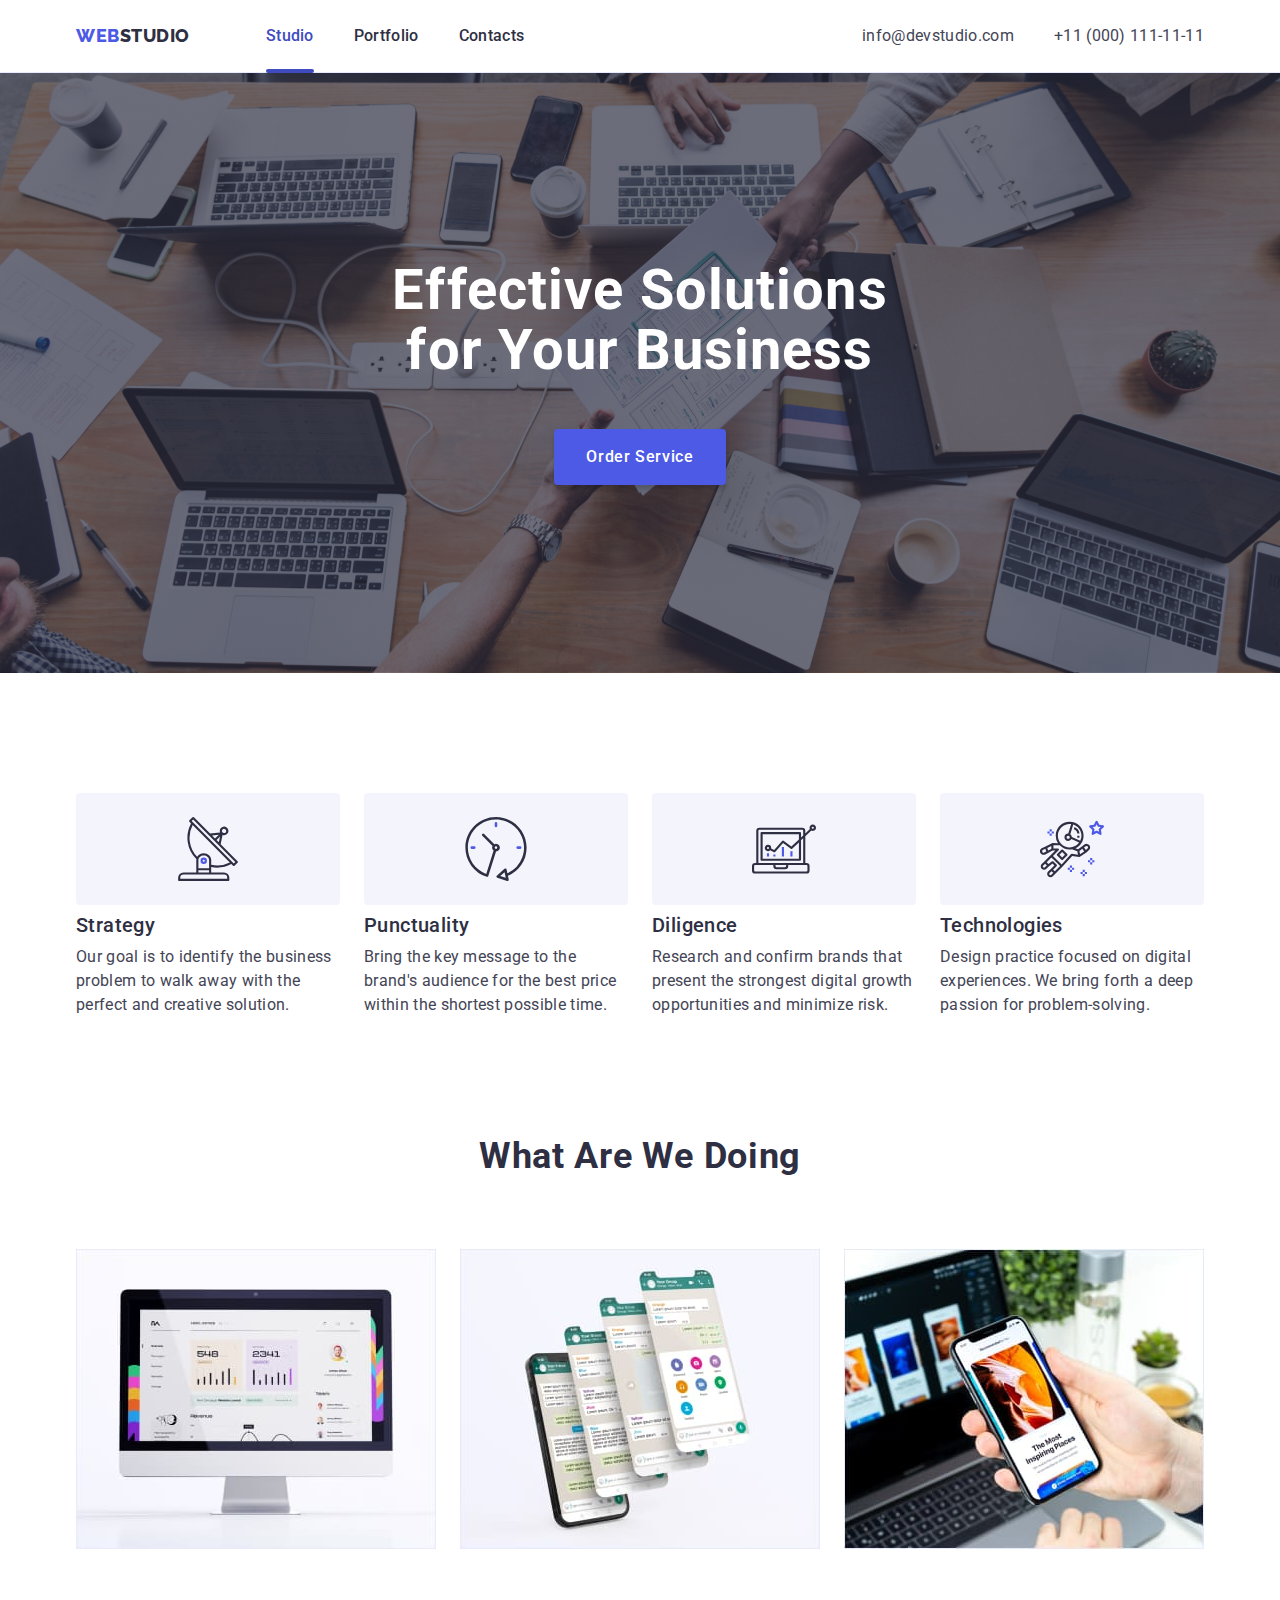
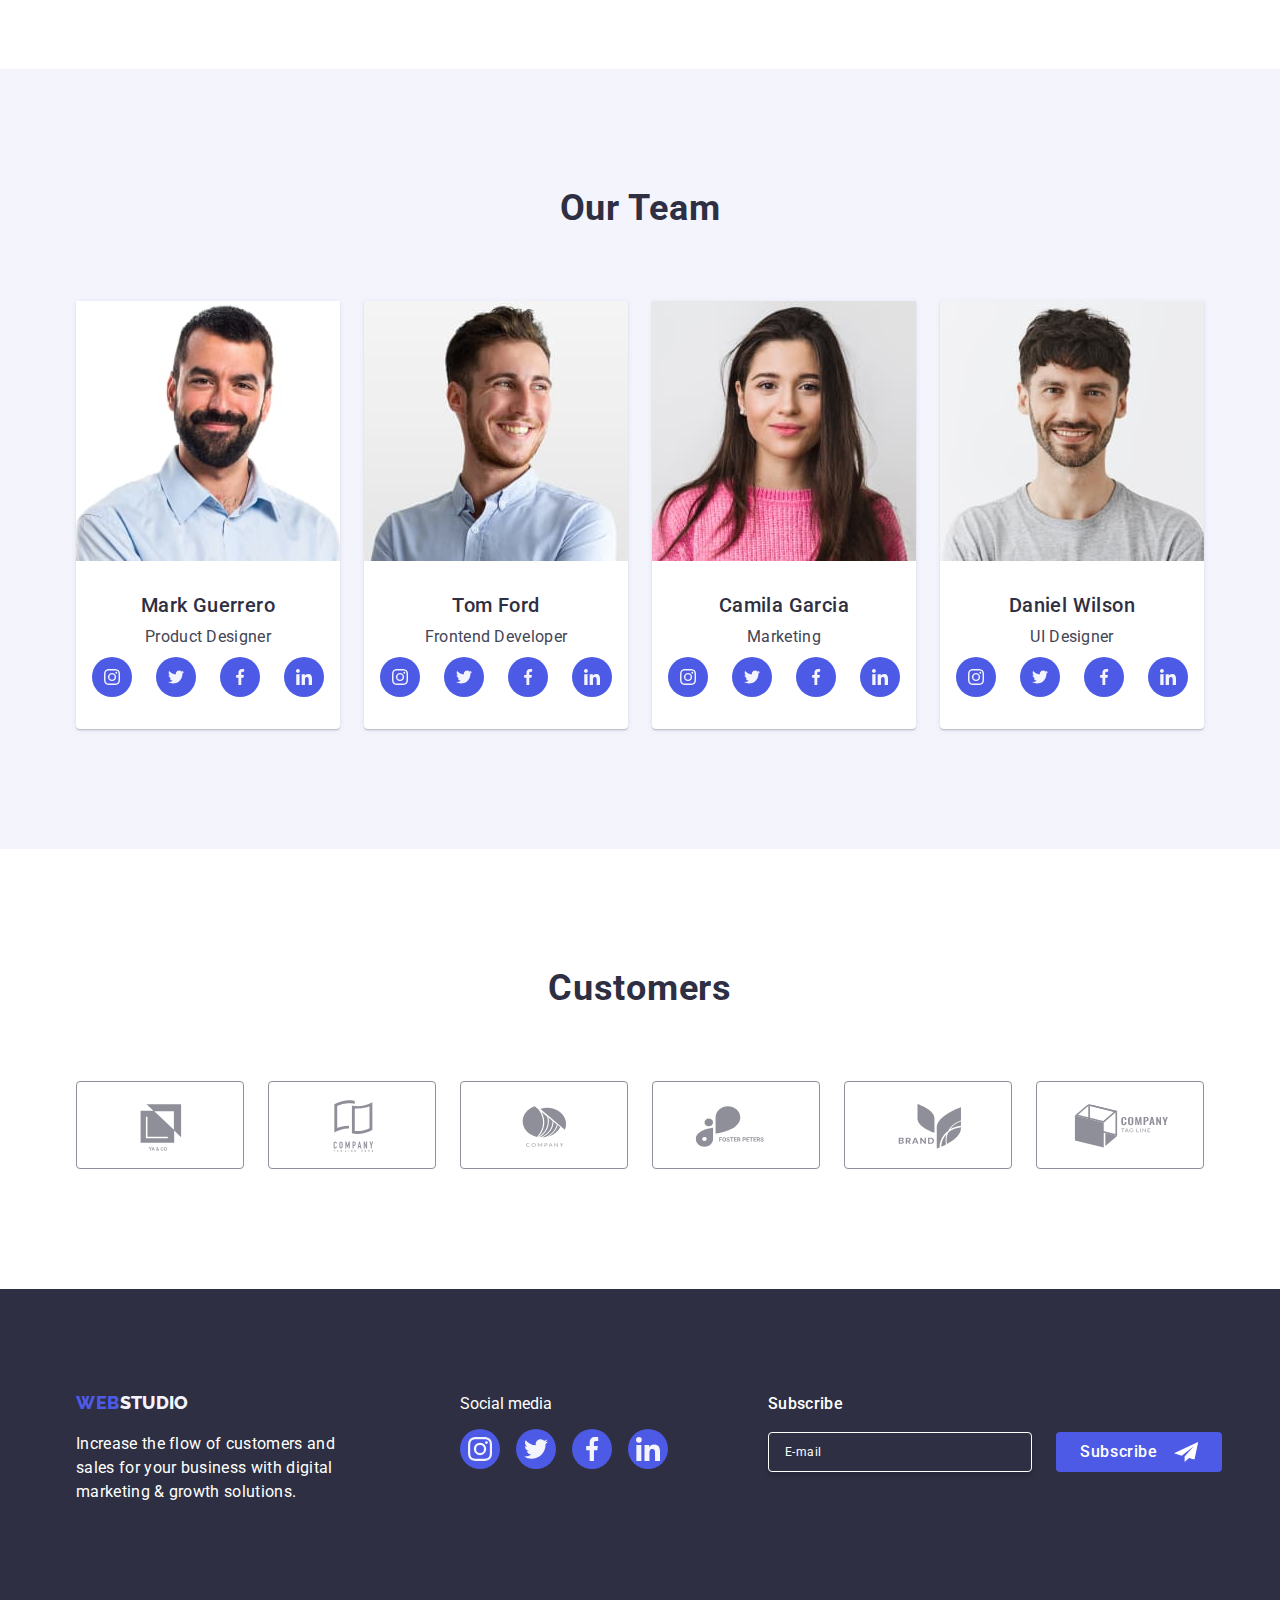
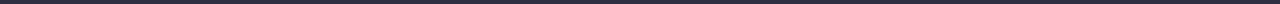
<file: index.html>
<!DOCTYPE html>
<html lang="en">
  <head>
    <meta charset="UTF-8" />
    <meta name="viewport" content="width=device-width, initial-scale=1.0" />
    <title>WEBSTUDIO</title>
    <link
      rel="stylesheet"
      href="https://cdnjs.cloudflare.com/ajax/libs/modern-normalize/2.0.0/modern-normalize.min.css"
      integrity="sha512-4xo8blKMVCiXpTaLzQSLSw3KFOVPWhm/TRtuPVc4WG6kUgjH6J03IBuG7JZPkcWMxJ5huwaBpOpnwYElP/m6wg=="
      crossorigin="anonymous"
      referrerpolicy="no-referrer"
    />
    <link rel="preconnect" href="https://fonts.googleapis.com" />
    <link rel="preconnect" href="https://fonts.gstatic.com" crossorigin />
    <link
      rel="stylesheet"
      href="https://cdn.jsdelivr.net/npm/modern-normalize@2.0.0/modern-normalize.min.css"
    />
    <link
      href="https://fonts.googleapis.com/css2?family=Raleway:wght@800&family=Roboto:wght@400;500;700;900&display=swap"
      rel="stylesheet"
    />
    <link rel="stylesheet" href="./css/styles.css" />
  </head>
  <body>
    <header class="page-header">
      <div class="container header-container">
        <nav class="menu-wrapper">
          <a href="./index.html" class="logo link"
            >Web<span class="logo-accent">Studio</span></a
          >
          <ul class="list header-flex-wrapper">
            <li class="menu-item">
              <a class="link current" href="./index.html">Studio</a>
            </li>
            <li class="menu-item">
              <a class="link" href="./portfolio.html">Portfolio</a>
            </li>
            <li class="menu-item"><a class="link" href="">Contacts</a></li>
          </ul>
        </nav>
        <address class="address-data">
          <ul class="list header-flex-wrapper">
            <li class="contact-data">
              <a class="link" href="mailto:info@devstudio.com"
                >info@devstudio.com</a
              >
            </li>
            <li class="contact-data">
              <a class="link" href="tel:+110001111111">+11 (000) 111-11-11</a>
            </li>
          </ul>
        </address>
      </div>
    </header>

    <main>
      <section class="hero-screen">
        <div class="container">
          <h1 class="hero-header">Effective Solutions for Your Business</h1>
          <button class="cta" type="button" data-modal-open>
            Order Service
          </button>
        </div>
      </section>

      <section class="section-wrapper">
        <div class="container">
          <h2 class="visually-hidden">About us</h2>
          <ul class="list list-wrapper">
            <li class="list-item">
              <div class="icon-wrapper">
                <svg
                  class="icon-block"
                  width="64"
                  height="64"
                  aria-label="Satelite icon"
                >
                  <use href="./images/icons.svg#icon-antenna"></use>
                </svg>
              </div>
              <h3 class="block-header">Strategy</h3>
              <p class="block-descr">
                Our goal is to identify the business problem to walk away with
                the perfect and creative solution.
              </p>
            </li>
            <li class="list-item">
              <div class="icon-wrapper">
                <svg
                  class="icon-block"
                  width="64"
                  height="64"
                  aria-label="Clock icon"
                >
                  <use href="./images/icons.svg#icon-clock"></use>
                </svg>
              </div>
              <h3 class="block-header">Punctuality</h3>
              <p class="block-descr">
                Bring the key message to the brand's audience for the best price
                within the shortest possible time.
              </p>
            </li>
            <li class="list-item">
              <div class="icon-wrapper">
                <svg
                  class="icon-block"
                  width="64"
                  height="64"
                  aria-label="Icon with laptop and diagram"
                >
                  <use href="./images/icons.svg#icon-diagram"></use>
                </svg>
              </div>
              <h3 class="block-header">Diligence</h3>
              <p class="block-descr">
                Research and confirm brands that present the strongest digital
                growth opportunities and minimize risk.
              </p>
            </li>
            <li class="list-item">
              <div class="icon-wrapper">
                <svg
                  class="icon-block"
                  width="64"
                  height="64"
                  aria-label="Icon with astronaut and stars"
                >
                  <use href="./images/icons.svg#icon-astronaut"></use>
                </svg>
              </div>
              <h3 class="block-header">Technologies</h3>
              <p class="block-descr">
                Design practice focused on digital experiences. We bring forth a
                deep passion for problem-solving.
              </p>
            </li>
          </ul>
        </div>
      </section>

      <section class="about-section-wrapper">
        <div class="container">
          <h2 class="section-header">What are we doing</h2>
          <ul class="list list-wrapper">
            <li class="photo-list">
              <img src="./images/desktop.jpg" alt="desktop" width="360" />
            </li>
            <li class="photo-list">
              <img src="./images/phone.jpg" alt="mobile versions" width="360" />
            </li>
            <li class="photo-list">
              <img
                src="./images/mobile.jpg"
                alt="mobile application"
                width="360"
              />
            </li>
          </ul>
        </div>
      </section>

      <section class="section-wrapper team-section">
        <div class="container">
          <h2 class="section-header">Our Team</h2>
          <ul class="list list-wrapper">
            <li class="team-card">
              <img
                src="./images/team/guerrero.jpg"
                alt="Mark Guerrero product designer"
                width="264"
              />
              <div class="card-text">
                <h3 class="block-header">Mark Guerrero</h3>
                <p class="block-descr">Product Designer</p>
                <ul class="list social-links-wrapper">
                  <li class="social-item">
                    <a class="social-link" href="">
                      <svg
                        class="social-icon"
                        width="16"
                        height="16"
                        aria-label="Instagram icon"
                      >
                        <use href="./images/icons.svg#icon-instagram"></use>
                      </svg>
                    </a>
                  </li>
                  <li class="social-item">
                    <a class="social-link" href="">
                      <svg
                        class="social-icon"
                        width="16"
                        height="16"
                        aria-label="Twitter icon"
                      >
                        <use href="./images/icons.svg#icon-twitter"></use>
                      </svg>
                    </a>
                  </li>
                  <li class="social-item">
                    <a class="social-link" href="">
                      <svg
                        class="social-icon"
                        width="16"
                        height="16"
                        aria-label="Facebook icon"
                      >
                        <use href="./images/icons.svg#icon-facebook"></use>
                      </svg>
                    </a>
                  </li>
                  <li class="social-item">
                    <a class="social-link" href="">
                      <svg
                        class="social-icon"
                        width="16"
                        height="16"
                        aria-label="Linkedin icon"
                      >
                        <use href="./images/icons.svg#icon-linkedin"></use>
                      </svg>
                    </a>
                  </li>
                </ul>
              </div>
            </li>
            <li class="team-card">
              <img
                src="./images/team/ford.jpg"
                alt="Tom Ford frontend developer"
                width="264"
              />
              <div class="card-text">
                <h3 class="block-header">Tom Ford</h3>
                <p class="block-descr">Frontend Developer</p>
                <ul class="list social-links-wrapper">
                  <li class="social-item">
                    <a class="social-link" href="">
                      <svg
                        class="social-icon"
                        width="16"
                        height="16"
                        aria-label="Instagram icon"
                      >
                        <use href="./images/icons.svg#icon-instagram"></use>
                      </svg>
                    </a>
                  </li>
                  <li class="social-item">
                    <a class="social-link" href="">
                      <svg
                        class="social-icon"
                        width="16"
                        height="16"
                        aria-label="Twitter icon"
                      >
                        <use href="./images/icons.svg#icon-twitter"></use>
                      </svg>
                    </a>
                  </li>
                  <li class="social-item">
                    <a class="social-link" href="">
                      <svg
                        class="social-icon"
                        width="16"
                        height="16"
                        aria-label="Facebook icon"
                      >
                        <use href="./images/icons.svg#icon-facebook"></use>
                      </svg>
                    </a>
                  </li>
                  <li class="social-item">
                    <a class="social-link" href="">
                      <svg
                        class="social-icon"
                        width="16"
                        height="16"
                        aria-label="Linkedin icon"
                      >
                        <use href="./images/icons.svg#icon-linkedin"></use>
                      </svg>
                    </a>
                  </li>
                </ul>
              </div>
            </li>
            <li class="team-card">
              <img
                src="./images/team/garcia.jpg"
                alt="Camila Garcia marketing"
                width="264"
              />
              <div class="card-text">
                <h3 class="block-header">Camila Garcia</h3>
                <p class="block-descr">Marketing</p>
                <ul class="list social-links-wrapper">
                  <li class="social-item">
                    <a class="social-link" href="">
                      <svg
                        class="social-icon"
                        width="16"
                        height="16"
                        aria-label="Instagram icon"
                      >
                        <use href="./images/icons.svg#icon-instagram"></use>
                      </svg>
                    </a>
                  </li>
                  <li class="social-item">
                    <a class="social-link" href="">
                      <svg
                        class="social-icon"
                        width="16"
                        height="16"
                        aria-label="Twitter icon"
                      >
                        <use href="./images/icons.svg#icon-twitter"></use>
                      </svg>
                    </a>
                  </li>
                  <li class="social-item">
                    <a class="social-link" href="">
                      <svg
                        class="social-icon"
                        width="16"
                        height="16"
                        aria-label="Facebook icon"
                      >
                        <use href="./images/icons.svg#icon-facebook"></use>
                      </svg>
                    </a>
                  </li>
                  <li class="social-item">
                    <a class="social-link" href="">
                      <svg
                        class="social-icon"
                        width="16"
                        height="16"
                        aria-label="Linkedin icon"
                      >
                        <use href="./images/icons.svg#icon-linkedin"></use>
                      </svg>
                    </a>
                  </li>
                </ul>
              </div>
            </li>
            <li class="team-card">
              <img
                src="./images/team/wilson.jpg"
                alt="Daniel Wilson UI designer"
                width="264"
              />
              <div class="card-text">
                <h3 class="block-header">Daniel Wilson</h3>
                <p class="block-descr">UI Designer</p>
                <ul class="list social-links-wrapper">
                  <li class="social-item">
                    <a class="social-link" href="">
                      <svg
                        class="social-icon"
                        width="16"
                        height="16"
                        aria-label="Instagram icon"
                      >
                        <use href="./images/icons.svg#icon-instagram"></use>
                      </svg>
                    </a>
                  </li>
                  <li class="social-item">
                    <a class="social-link" href="">
                      <svg
                        class="social-icon"
                        width="16"
                        height="16"
                        aria-label="Twitter icon"
                      >
                        <use href="./images/icons.svg#icon-twitter"></use>
                      </svg>
                    </a>
                  </li>
                  <li class="social-item">
                    <a class="social-link" href="">
                      <svg
                        class="social-icon"
                        width="16"
                        height="16"
                        aria-label="Facebook icon"
                      >
                        <use href="./images/icons.svg#icon-facebook"></use>
                      </svg>
                    </a>
                  </li>
                  <li class="social-item">
                    <a class="social-link" href="">
                      <svg
                        class="social-icon"
                        width="16"
                        height="16"
                        aria-label="Linkedin icon"
                      >
                        <use href="./images/icons.svg#icon-linkedin"></use>
                      </svg>
                    </a>
                  </li>
                </ul>
              </div>
            </li>
          </ul>
        </div>
      </section>
      <section class="section-wrapper">
        <div class="container">
          <h2 class="section-header">Customers</h2>
          <ul class="list customers-list-wrapper">
            <li class="customers-list-item">
              <a href="" class="customer-link-item">
                <svg
                  class="customers-icon"
                  width="104"
                  height="56"
                  aria-label="company logo"
                >
                  <use href="./images/icons.svg#icon-customer-1"></use>
                </svg>
              </a>
            </li>
            <li class="customers-list-item">
              <a href="" class="customer-link-item">
                <svg
                  class="customers-icon"
                  width="104"
                  height="56"
                  aria-label="company logo"
                >
                  <use href="./images/icons.svg#icon-customer-2"></use>
                </svg>
              </a>
            </li>
            <li class="customers-list-item">
              <a href="" class="customer-link-item"
                ><svg
                  class="customers-icon"
                  width="104"
                  height="56"
                  aria-label="company logo"
                >
                  <use href="./images/icons.svg#icon-customer-3"></use>
                </svg>
              </a>
            </li>
            <li class="customers-list-item">
              <a href="" class="customer-link-item">
                <svg
                  class="customers-icon"
                  width="104"
                  height="56"
                  aria-label="company logo"
                >
                  <use href="./images/icons.svg#icon-customer-4"></use>
                </svg>
              </a>
            </li>
            <li class="customers-list-item">
              <a href="" class="customer-link-item">
                <svg
                  class="customers-icon"
                  width="104"
                  height="56"
                  aria-label="company logo"
                >
                  <use href="./images/icons.svg#icon-customer-5"></use>
                </svg>
              </a>
            </li>
            <li class="customers-list-item">
              <a href="" class="customer-link-item">
                <svg
                  class="customers-icon"
                  width="104"
                  height="56"
                  aria-label="company logo"
                >
                  <use href="./images/icons.svg#icon-customer-6"></use>
                </svg>
              </a>
            </li>
          </ul>
        </div>
      </section>
    </main>

    <footer class="page-footer">
      <div class="container footer-container">
        <div class="footer-item">
          <a href="./index.html" class="logo link">
            Web<span class="footer-logo">Studio</span></a
          >
          <p class="footer-text">
            Increase the flow of customers and sales for your business with
            digital marketing & growth solutions.
          </p>
        </div>
        <div class="footer-item">
          <p class="footer-header-text">Social media</p>
          <ul class="list footer-links-wrapper">
            <li class="social-item">
              <a class="social-link-footer" href="">
                <svg
                  class="social-icon"
                  width="24"
                  height="24"
                  aria-label="Instagram icon"
                >
                  <use href="./images/icons.svg#icon-instagram"></use>
                </svg>
              </a>
            </li>
            <li class="social-item">
              <a class="social-link-footer" href="">
                <svg
                  class="social-icon"
                  width="24"
                  height="24"
                  aria-label="Twitter icon"
                >
                  <use href="./images/icons.svg#icon-twitter"></use>
                </svg>
              </a>
            </li>
            <li class="social-item">
              <a class="social-link-footer" href="">
                <svg
                  class="social-icon"
                  width="24"
                  height="24"
                  aria-label="Facebook icon"
                >
                  <use href="./images/icons.svg#icon-facebook"></use>
                </svg>
              </a>
            </li>
            <li class="social-item">
              <a class="social-link-footer" href="">
                <svg
                  class="social-icon"
                  width="24"
                  height="24"
                  aria-label="Linkedin icon"
                >
                  <use href="./images/icons.svg#icon-linkedin"></use>
                </svg>
              </a>
            </li>
          </ul>
        </div>
        <div class="footer-subscribe-form">
          <p class="footer-form-label">Subscribe</p>
          <form class="subscribe-form">
            <label class="subscribe-label">
              <input
                id="subscribe-input"
                class="footer-subscribe-input form-input"
                name="email-subscribe"
                type="email"
                placeholder="E-mail"
              />
            </label>

            <button class="footer-submit-btn" type="submit">
              Subscribe
              <svg
                class="footer-send-icon"
                width="24"
                height="24"
                aria-label="Send button icon"
              >
                <use href="./images/icons.svg#icon-send"></use>
              </svg>
            </button>
          </form>
        </div>
      </div>
    </footer>

    <div class="backdrop is-hidden" data-modal>
      <div class="modal">
        <button type="button" class="close-btn" data-modal-close>
          <svg
            class="icon-close"
            width="8"
            height="8"
            aria-label="Modal window close icon"
          >
            <use href="./images/icons.svg#icon-close"></use>
          </svg>
        </button>
        <p class="modal-form-header">
          Leave your contacts and we will call you back
        </p>
        <form class="modal-form">
          <div class="form-input-wrapper">
            <label class="modal-form-label" for="user-name">Name</label>
            <div class="modal-input-wrapper">
              <input
                class="text-input modal-form-input"
                id="user-name"
                name="user-name"
                type="text"
                required
              />
              <svg
                class="input-icon"
                width="18"
                height="24"
                aria-label="Person icon"
              >
                <use href="./images/icons.svg#icon-person"></use>
              </svg>
            </div>
          </div>
          <div class="form-input-wrapper">
            <label class="modal-form-label" for="phone-input">Phone</label>
            <div class="modal-input-wrapper">
              <input
                class="text-input modal-form-input"
                id="phone-input"
                type="tel"
                name="user_phone"
                required
              />
              <svg
                class="input-icon"
                width="18"
                height="24"
                aria-label="Phone icon"
              >
                <use href="./images/icons.svg#icon-phone"></use>
              </svg>
            </div>
          </div>
          <div class="form-input-wrapper">
            <label class="modal-form-label" for="email-input">Email</label>
            <div class="modal-input-wrapper">
              <input
                class="text-input modal-form-input"
                id="email-input"
                type="email"
                name="user_email"
                required
              />
              <svg
                class="input-icon"
                width="18"
                height="24"
                aria-label="Letter icon"
              >
                <use href="./images/icons.svg#icon-email"></use>
              </svg>
            </div>
          </div>
          <div class="form-input-wrapper comment-field-wrapper">
            <label class="modal-form-label" for="user-comment"> Comment</label>
            <textarea
              class="modal-form-input modal-textarea"
              id="user-comment"
              name="user-comment"
              placeholder="Text input"
            ></textarea>
          </div>

          <div class="policy-field-wrapper">
            <input
              class="hidden-policy-checkbox visually-hidden"
              id="user-privacy"
              type="checkbox"
              name="user-privacy"
              value="true"
            />
            <label class="modal-form-label policy-field" for="user-privacy"
              ><span class="custom-checkbox">
                <svg
                  class="custom-checkmark"
                  width="10"
                  height="8"
                  aria-label="Checkmark icon"
                >
                  <use href="./images/icons.svg#icon-check"></use></svg></span
              >I accept the terms and conditions of the
              <a href="" class="policy-link">Privacy Policy</a></label
            >
          </div>

          <button class="modal-submit-btn" type="submit">Send</button>
        </form>
      </div>
    </div>

    <script src="./js/modal.js"></script>
  </body>
</html>
</file>
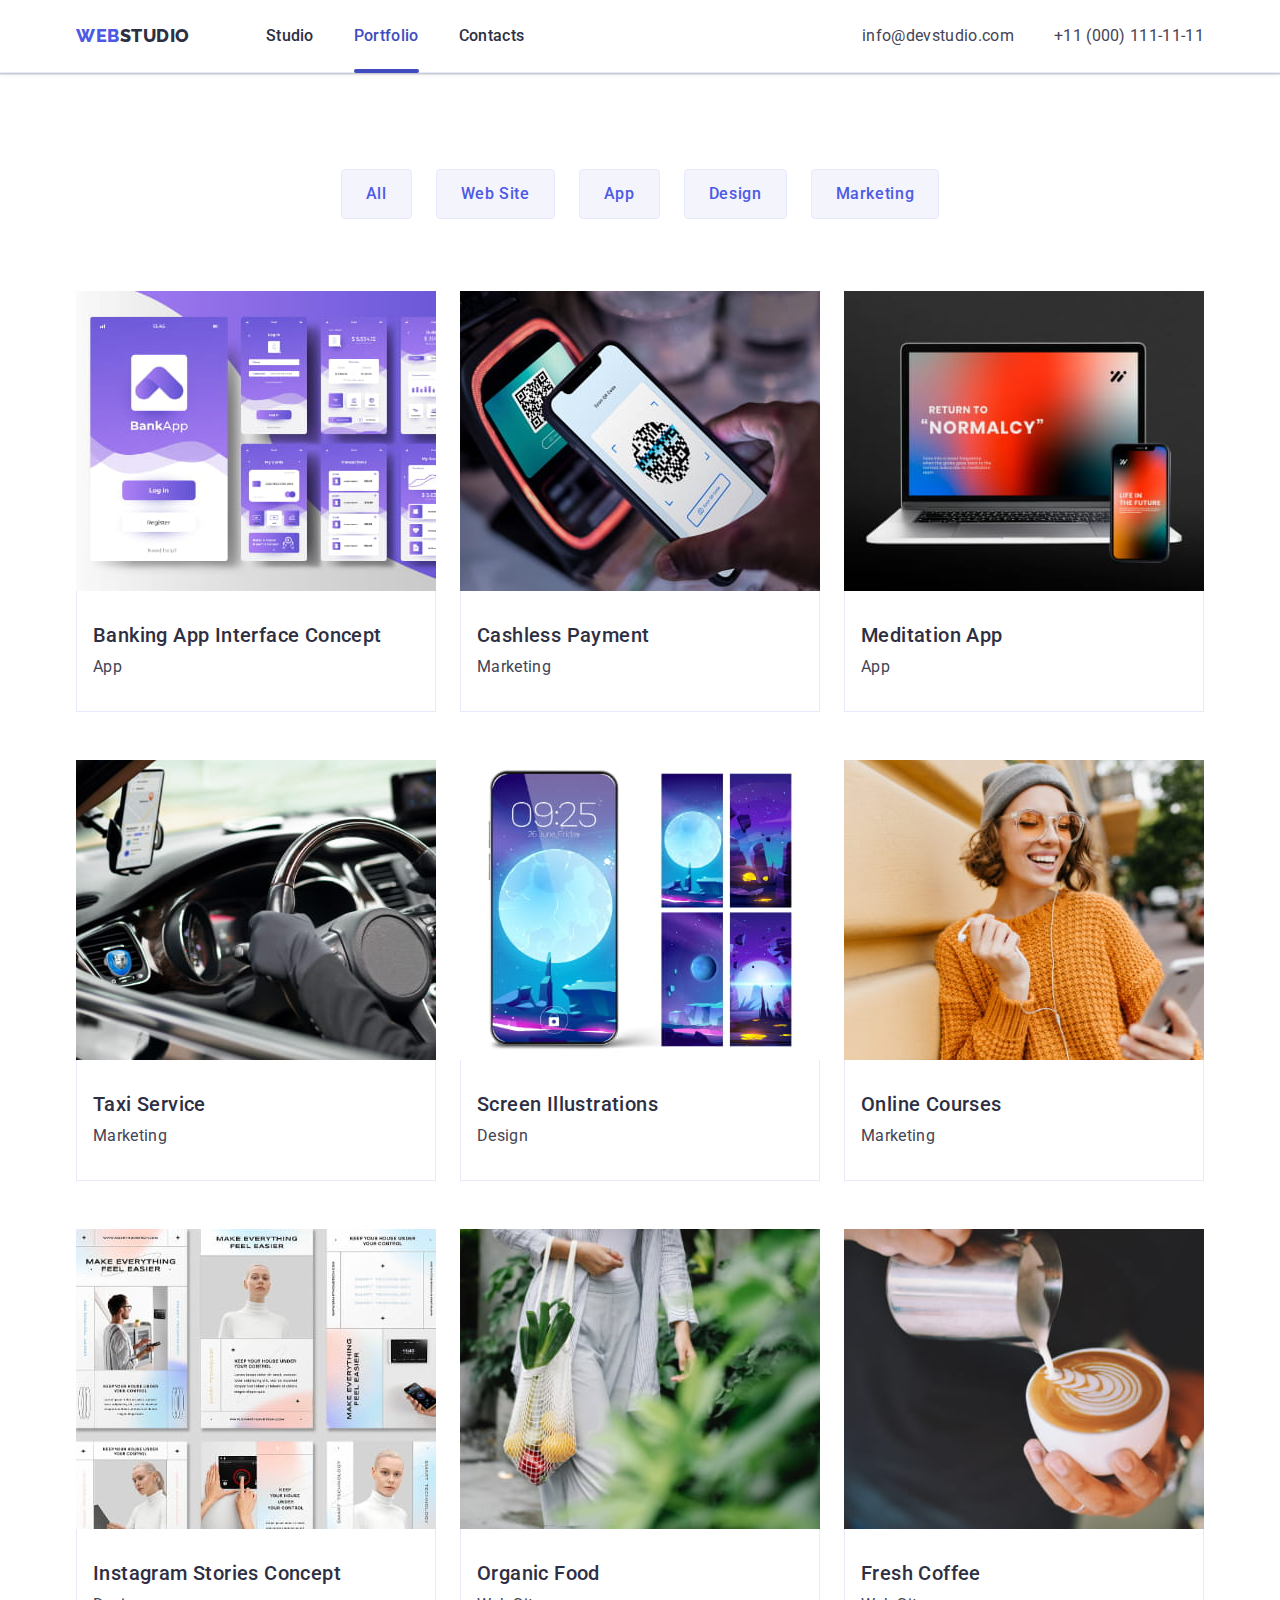
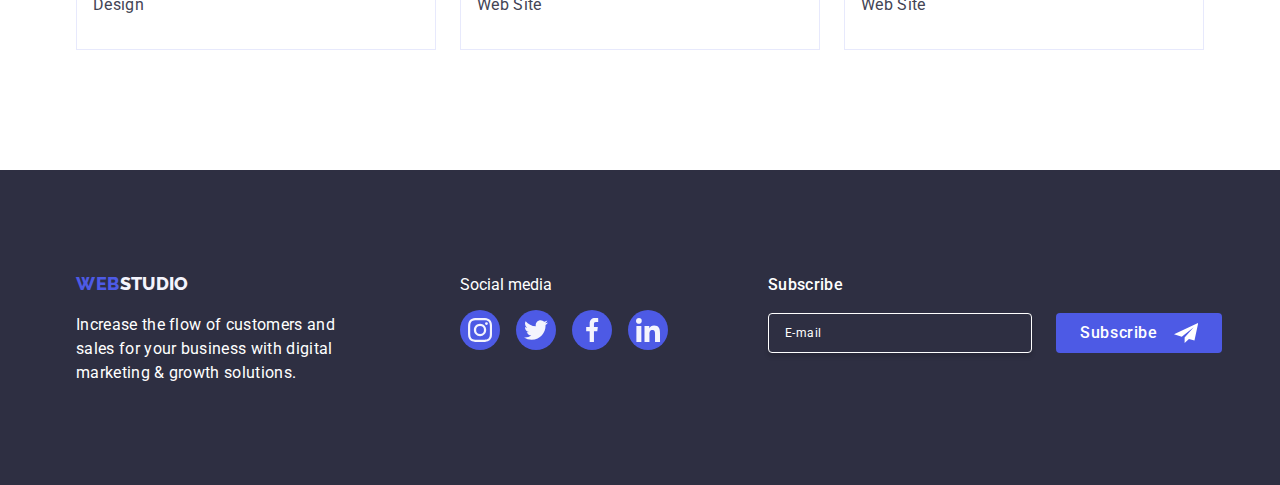
<file: portfolio.html>
<!DOCTYPE html>
<html lang="en">
  <head>
    <meta charset="UTF-8" />
    <meta name="viewport" content="width=device-width, initial-scale=1.0" />
    <title>WEBSTUDIO Portfolio</title>
    <link
      rel="stylesheet"
      href="https://cdnjs.cloudflare.com/ajax/libs/modern-normalize/2.0.0/modern-normalize.min.css"
      integrity="sha512-4xo8blKMVCiXpTaLzQSLSw3KFOVPWhm/TRtuPVc4WG6kUgjH6J03IBuG7JZPkcWMxJ5huwaBpOpnwYElP/m6wg=="
      crossorigin="anonymous"
      referrerpolicy="no-referrer"
    />
    <link rel="preconnect" href="https://fonts.googleapis.com" />
    <link rel="preconnect" href="https://fonts.gstatic.com" crossorigin />
    <link
      rel="stylesheet"
      href="https://cdn.jsdelivr.net/npm/modern-normalize@2.0.0/modern-normalize.min.css"
    />
    <link
      href="https://fonts.googleapis.com/css2?family=Raleway:wght@800&family=Roboto:wght@400;500;700;900&display=swap"
      rel="stylesheet"
    />
    <link rel="stylesheet" href="./css/styles.css" />
  </head>
  <body>
    <header class="page-header">
      <div class="container header-container">
        <nav class="menu-wrapper">
          <a href="./index.html" class="logo link"
            >Web<span class="logo-accent">Studio</span></a
          >
          <ul class="list header-flex-wrapper">
            <li class="menu-item">
              <a class="link" href="./index.html">Studio</a>
            </li>
            <li class="menu-item">
              <a class="link current" href="./portfolio.html">Portfolio</a>
            </li>
            <li class="menu-item"><a class="link" href="">Contacts</a></li>
          </ul>
        </nav>
        <address class="address-data">
          <ul class="list header-flex-wrapper">
            <li class="contact-data">
              <a class="link" href="mailto:info@devstudio.com"
                >info@devstudio.com</a
              >
            </li>
            <li class="contact-data">
              <a class="link" href="tel:+110001111111">+11 (000) 111-11-11</a>
            </li>
          </ul>
        </address>
      </div>
    </header>

    <main>
      <section class="portfolio-section">
        <div class="container">
          <h1 class="visually-hidden">Portfolio</h1>
          <ul class="list filter-menu">
            <li>
              <button class="filter-button" type="button">All</button>
            </li>
            <li>
              <button class="filter-button" type="button">Web Site</button>
            </li>
            <li>
              <button class="filter-button" type="button">App</button>
            </li>
            <li>
              <button class="filter-button" type="button">Design</button>
            </li>
            <li>
              <button class="filter-button" type="button">Marketing</button>
            </li>
          </ul>

          <ul class="list portfolio-cards">
            <li class="portfolio-item">
              <a class="link portfoloio-link" href="">
                <div class="portfolio-overlay">
                  <img
                    src="./images/portfolio/app.jpg"
                    alt="Application view"
                    width="360"
                  />
                  <p class="portfolio-overlay-text">
                    14 Stylish and User-Friendly App Design Concepts · Task
                    Manager App · Calorie Tracker App · Exotic Fruit Ecommerce
                    App · Cloud Storage App
                  </p>
                </div>

                <div class="portfolio-card-text">
                  <h2 class="portfolio-header">
                    Banking App Interface Concept
                  </h2>
                  <p class="portfolio-descr">App</p>
                </div>
              </a>
            </li>
            <li class="portfolio-item">
              <a class="link portfoloio-link" href="">
                <div class="portfolio-overlay">
                  <img
                    src="./images/portfolio/qr.jpg"
                    alt="Phone scanning QR code"
                    width="360"
                  />
                  <p class="portfolio-overlay-text">
                    14 Stylish and User-Friendly App Design Concepts · Task
                    Manager App · Calorie Tracker App · Exotic Fruit Ecommerce
                    App · Cloud Storage App
                  </p>
                </div>

                <div class="portfolio-card-text">
                  <h2 class="portfolio-header">Cashless Payment</h2>
                  <p class="portfolio-descr">Marketing</p>
                </div>
              </a>
            </li>

            <li class="portfolio-item">
              <a class="link portfoloio-link" href="">
                <div class="portfolio-overlay">
                  <img
                    src="./images/portfolio/laptop.jpg"
                    alt="Laptop"
                    width="360"
                  />
                  <p class="portfolio-overlay-text">
                    14 Stylish and User-Friendly App Design Concepts · Task
                    Manager App · Calorie Tracker App · Exotic Fruit Ecommerce
                    App · Cloud Storage App
                  </p>
                </div>

                <div class="portfolio-card-text">
                  <h2 class="portfolio-header">Meditation App</h2>
                  <p class="portfolio-descr">App</p>
                </div>
              </a>
            </li>
            <li class="portfolio-item">
              <a class="link portfoloio-link" href="">
                <div class="portfolio-overlay">
                  <img
                    src="./images/portfolio/car.jpg"
                    alt="Wheeldrive"
                    width="360"
                  />
                  <p class="portfolio-overlay-text">
                    14 Stylish and User-Friendly App Design Concepts · Task
                    Manager App · Calorie Tracker App · Exotic Fruit Ecommerce
                    App · Cloud Storage App
                  </p>
                </div>

                <div class="portfolio-card-text">
                  <h2 class="portfolio-header">Taxi Service</h2>
                  <p class="portfolio-descr">Marketing</p>
                </div>
              </a>
            </li>
            <li class="portfolio-item">
              <a class="link portfoloio-link" href="">
                <div class="portfolio-overlay">
                  <img
                    src="./images/portfolio/screensaver.jpg"
                    alt="Phone screen illustrations"
                    width="360"
                  />
                  <p class="portfolio-overlay-text">
                    14 Stylish and User-Friendly App Design Concepts · Task
                    Manager App · Calorie Tracker App · Exotic Fruit Ecommerce
                    App · Cloud Storage App
                  </p>
                </div>

                <div class="portfolio-card-text">
                  <h2 class="portfolio-header">Screen Illustrations</h2>
                  <p class="portfolio-descr">Design</p>
                </div>
              </a>
            </li>
            <li class="portfolio-item">
              <a class="link portfoloio-link" href="">
                <div class="portfolio-overlay">
                  <img
                    src="./images/portfolio/user.jpg"
                    alt="Young lady looking on phone"
                    width="360"
                  />
                  <p class="portfolio-overlay-text">
                    14 Stylish and User-Friendly App Design Concepts · Task
                    Manager App · Calorie Tracker App · Exotic Fruit Ecommerce
                    App · Cloud Storage App
                  </p>
                </div>

                <div class="portfolio-card-text">
                  <h2 class="portfolio-header">Online Courses</h2>
                  <p class="portfolio-descr">Marketing</p>
                </div>
              </a>
            </li>
            <li class="portfolio-item">
              <a class="link portfoloio-link" href="">
                <div class="portfolio-overlay">
                  <img
                    src="./images/portfolio/layout.jpg"
                    alt="Differend view of layout"
                    width="360"
                  />
                  <p class="portfolio-overlay-text">
                    14 Stylish and User-Friendly App Design Concepts · Task
                    Manager App · Calorie Tracker App · Exotic Fruit Ecommerce
                    App · Cloud Storage App
                  </p>
                </div>

                <div class="portfolio-card-text">
                  <h2 class="portfolio-header">Instagram Stories Concept</h2>
                  <p class="portfolio-descr">Design</p>
                </div>
              </a>
            </li>
            <li class="portfolio-item">
              <a class="link portfoloio-link" href="">
                <div class="portfolio-overlay">
                  <img
                    src="./images/portfolio/shopper.jpg"
                    alt="Shoping bag with vegitables"
                    width="360"
                  />
                  <p class="portfolio-overlay-text">
                    14 Stylish and User-Friendly App Design Concepts · Task
                    Manager App · Calorie Tracker App · Exotic Fruit Ecommerce
                    App · Cloud Storage App
                  </p>
                </div>

                <div class="portfolio-card-text">
                  <h2 class="portfolio-header">Organic Food</h2>
                  <p class="portfolio-descr">Web Site</p>
                </div>
              </a>
            </li>
            <li class="portfolio-item">
              <a class="link portfoloio-link" href="">
                <div class="portfolio-overlay">
                  <img
                    src="./images/portfolio/coffee.jpg"
                    alt="Cup of coffe"
                    width="360"
                  />
                  <p class="portfolio-overlay-text">
                    14 Stylish and User-Friendly App Design Concepts · Task
                    Manager App · Calorie Tracker App · Exotic Fruit Ecommerce
                    App · Cloud Storage App
                  </p>
                </div>

                <div class="portfolio-card-text">
                  <h2 class="portfolio-header">Fresh Coffee</h2>
                  <p class="portfolio-descr">Web Site</p>
                </div>
              </a>
            </li>
          </ul>
        </div>
      </section>
    </main>
    <footer class="page-footer">
      <div class="container footer-container">
        <div class="footer-item">
          <a href="./index.html" class="logo link">
            Web<span class="footer-logo">Studio</span></a
          >
          <p class="footer-text">
            Increase the flow of customers and sales for your business with
            digital marketing & growth solutions.
          </p>
        </div>
        <div class="footer-item">
          <p class="footer-header-text">Social media</p>
          <ul class="list footer-links-wrapper">
            <li class="social-item">
              <a class="social-link-footer" href="">
                <svg
                  class="social-icon"
                  width="24"
                  height="24"
                  aria-label="Instagram icon"
                >
                  <use href="./images/icons.svg#icon-instagram"></use>
                </svg>
              </a>
            </li>
            <li class="social-item">
              <a class="social-link-footer" href="">
                <svg
                  class="social-icon"
                  width="24"
                  height="24"
                  aria-label="Twitter icon"
                >
                  <use href="./images/icons.svg#icon-twitter"></use>
                </svg>
              </a>
            </li>
            <li class="social-item">
              <a class="social-link-footer" href="">
                <svg
                  class="social-icon"
                  width="24"
                  height="24"
                  aria-label="Facebook icon"
                >
                  <use href="./images/icons.svg#icon-facebook"></use>
                </svg>
              </a>
            </li>
            <li class="social-item">
              <a class="social-link-footer" href="">
                <svg
                  class="social-icon"
                  width="24"
                  height="24"
                  aria-label="Linkedin icon"
                >
                  <use href="./images/icons.svg#icon-linkedin"></use>
                </svg>
              </a>
            </li>
          </ul>
        </div>
        <div class="footer-subscribe-form">
          <p class="footer-form-label">Subscribe</p>
          <form class="subscribe-form">
            <label class="subscribe-label">
              <input
                id="subscribe-input"
                class="footer-subscribe-input form-input"
                name="email-subscribe"
                type="email"
                placeholder="E-mail"
              />
            </label>

            <button class="footer-submit-btn" type="submit">
              Subscribe
              <svg
                class="footer-send-icon"
                width="24"
                height="24"
                aria-label="Send button icon"
              >
                <use href="./images/icons.svg#icon-send"></use>
              </svg>
            </button>
          </form>
        </div>
      </div>
    </footer>
  </body>
</html>
</file>
<file: css/styles.css>
:root {
  --primary-dark-color: #2E2F42;
  --primary-text-color: #434455;
  --primary-background-color: #FFFFFF;
  --primary-brand-color: #4D5AE5;
  --pressed-button-color: #404BBF;
  --frame-color: #E7E9FC;
  --secondary-light-color: #F4F4FD;
  --transition-dur-and-func: 250ms cubic-bezier(0.4, 0, 0.2, 1)
}

body {
  font-family: "Roboto", sans-serif;
  color: var(--primary-text-color);
  background-color: var(--primary-background-color);
}

h1,
h2,
h3,
p,
ul {
  margin-top: 0;
  margin-bottom: 0;
}

ul {
  padding-left: 0;
}

img {
  display: block;
  width: 100%;
}

.list {
  list-style-type: none;
}

.link {
  display: block;
  text-decoration: none;
  color: var(--primary-dark-color);
  font-style: normal;
  transition: color var(--transition-dur-and-func);
}

button {
  cursor: pointer;
  font-size: 16px;
  font-weight: 500;
  line-height: 1.5;
  letter-spacing: 0.04em;
}

.container {
  max-width: 1158px;
  margin-left: auto;
  margin-right: auto;
  padding: 0 15px;
}

.form-input {
  padding: 8px 16px;
  line-height: 1.5;
  font-size: 12px;
  letter-spacing: 0.04em;
  border-radius: 4px;
  height: 40px;
}

.header-container {
  display: flex;
  justify-content: space-between;
}

.page-header {
  border-bottom: 1px solid var(--frame-color);
  box-shadow: 0px 2px 1px rgba(46, 47, 66, 0.08), 0px 1px 1px rgba(46, 47, 66, 0.16), 0px 1px 6px rgba(46, 47, 66, 0.08);
}

.header-flex-wrapper {
  display: flex;
  gap: 40px;
}

.menu-wrapper {
  display: flex;
  align-items: center;
}

.logo {
  font-family: 'Raleway', sans-serif;
  font-size: 18px;
  font-weight: 800;
  line-height: 1.17;
  letter-spacing: 0.03em;
  margin-right: 76px;
  text-transform: uppercase;
  color: var(--primary-brand-color);
}

.logo-accent {
  color: var(--primary-dark-color);
}

.menu-item {
  font-size: 16px;
  font-weight: 500;
  line-height: 1.5;
  letter-spacing: 0.02em;
}

.menu-item .link {
  padding-top: 24px;
  padding-bottom: 24px;
}

.list .link:hover,
.list .link:focus,
.list .link:active {
  color: var(--pressed-button-color);
}

.current {
  color: var(--pressed-button-color);
  position: relative;
}

.current::after {
  position: absolute;
  content: '';
  left: 0;
  bottom: -1px;
  width: 100%;
  height: 4px;
  border-radius: 2px;
  background-color: var(--pressed-button-color);
}

.contact-data .link {
  line-height: 1.5;
  letter-spacing: 0.02em;
  color: var(--primary-text-color);
  padding-top: 24px;
  padding-bottom: 24px;
}

.address-data {
  font-style: normal;
}

.hero-screen {
  max-width: 1440px;
  padding: 188px 0;
  margin: 0 auto;
  background-color: var(--primary-dark-color);
  color: var(--primary-background-color);
  text-align: center;
  background-image: linear-gradient(rgba(46, 47, 66, 0.7),
      rgba(46, 47, 66, 0.7)), url(../images/hero-bg.jpg);
  background-size: cover;
  background-repeat: no-repeat;
  background-position: center;
}

.hero-header {
  font-size: 56px;
  line-height: 1.07;
  letter-spacing: 0.02em;
  margin: 0 auto 48px;
  max-width: 496px;
}

.section-header {
  font-size: 36px;
  line-height: 1.11;
  letter-spacing: 0.02em;
  text-align: center;
  text-transform: capitalize;
  color: var(--primary-dark-color);
  margin-bottom: 72px;
}

.cta,
.modal-submit-btn {
  padding: 16px 32px;
  color: var(--primary-background-color);
  display: block;
  min-width: 169px;
  height: 56px;
  border: none;
  border-radius: 4px;
  margin: 0 auto;
  background-color: var(--primary-brand-color);
  box-shadow: 0px 4px 4px 0px #00000026;
  transition: background-color var(--transition-dur-and-func);
}

.cta:hover,
.cta:focus,
.modal-submit-btn:hover,
.modal-submit-btn:focus {
  background-color: var(--pressed-button-color);
}

.list-wrapper {
  display: flex;
  gap: 24px;
}

.section-wrapper {
  padding: 120px 0;
}

.list-item {
  width: calc((100% - 72px)/4);
}

.about-section-wrapper {
  padding-bottom: 120px;
}

.icon-wrapper {
  height: 112px;
  display: flex;
  justify-content: center;
  align-items: center;
  margin-bottom: 8px;
  background-color: var(--secondary-light-color);
  border-radius: 4px;
}

.photo-list {
  width: calc((100% - 48px)/3);
}

.team-section {
  background-color: var(--secondary-light-color);
}

.team-card {
  background-color: var(--primary-background-color);
  width: calc((100% - 72px)/4);
  border-radius: 0px 0px 4px 4px;
  box-shadow: 0px 2px 1px 0px #2E2F4214, 0px 1px 1px 0px #2E2F4229, 0px 1px 6px 0px #2E2F4214;
}

.card-text {
  text-align: center;
  padding: 32px 0;
}

.social-links-wrapper {
  display: flex;
  justify-content: center;
  gap: 24px;
  padding: 8px 16px 0;
}

.social-link,
.social-link-footer {
  display: flex;
  justify-content: center;
  align-items: center;
  width: 40px;
  height: 40px;
  border-radius: 50%;
  background-color: var(--primary-brand-color);
  transition: background-color var(--transition-dur-and-func);
}

.social-link:hover,
.social-link:focus {
  background-color: var(--pressed-button-color);
}

.social-link-footer:hover,
.social-link-footer:focus {
  background-color: #31D0AA;
}

.customers-list-item {
  width: calc((100% - 24px*5)/6);
  height: 88px;
}

.social-icon {
  fill: #f4f4fd;
}

.customers-list-wrapper {
  display: flex;
  justify-content: space-between;
  gap: 24px;
}

.customer-link-item {
  display: flex;
  justify-content: center;
  align-items: center;
  height: 100%;
  padding: 16px 32px;
  color: #8E8F99;
  border: 1px solid #8E8F99;
  border-radius: 4px;
  transition: border-color var(--transition-dur-and-func), color var(--transition-dur-and-func);
}

.customer-link-item:hover,
.customer-link-item:focus {
  border-color: 1px solid var(--pressed-button-color);
  color: var(--pressed-button-color);
}

.customers-icon {
  fill: #8E8F99;
  transition: fill var(--transition-dur-and-func);
}

.customer-link-item:hover .customers-icon,
.customer-link-item:focus .customers-icon {
  fill: var(--pressed-button-color);
}

.block-header,
.portfolio-header {
  font-size: 20px;
  font-weight: 500;
  line-height: 1.2;
  letter-spacing: 0.02em;
  color: var(--primary-dark-color);
  margin-bottom: 8px;
}

.block-descr,
.portfolio-descr,
.portfolio-overlay-text {
  line-height: 1.5;
  letter-spacing: 0.02em;
}

.portfolio-descr {
  color: var(--primary-text-color);
}

.portfolio-overlay {
  position: relative;
  overflow: hidden;
}

.portfolio-overlay-text {
  position: absolute;
  top: 0;
  left: 0;
  padding: 40px 32px;
  background-color: #4D5AE5;
  width: 100%;
  height: 100%;
  color: var(--secondary-light-color);
  transition: transform var(--transition-dur-and-func);
  transform: translateY(100%);
}

.portfoloio-link:hover .portfolio-overlay-text,
.portfoloio-link:focus .portfolio-overlay-text {
  transform: translateY(0%);
}

.visually-hidden {
  position: absolute;
  width: 1px;
  height: 1px;
  margin: -1px;
  border: 0;
  padding: 0;
  white-space: nowrap;
  clip-path: inset(100%);
  clip: rect(0 0 0 0);
  overflow: hidden;
}

.portfolio-section {
  padding-top: 96px;
  padding-bottom: 120px;
}

.portfolio-cards {
  display: flex;
  justify-content: center;
  flex-wrap: wrap;
  gap: 48px 24px;
}

.portfolio-item {
  width: calc((100% - 48px) / 3);
}

.portfoloio-link {
  box-shadow: none;
  transition: box-shadow var(--transition-dur-and-func);
}

.portfoloio-link:hover,
.portfoloio-link:focus {
  box-shadow: 0px 1px 6px rgba(46, 47, 66, 0.08),
    0px 1px 1px rgba(46, 47, 66, 0.16),
    0px 2px 1px rgba(46, 47, 66, 0.08);
}

.portfolio-card-text {
  padding: 32px 16px;
  border: 1px solid var(--frame-color);
  border-top: none;
}

.filter-menu {
  display: flex;
  justify-content: center;
  gap: 24px;
  margin-bottom: 72px;
}

.filter-button {
  color: var(--primary-brand-color);
  background-color: var(--secondary-light-color);
  padding: 12px 24px;
  border: 1px solid var(--frame-color);
  border-radius: 4px;
  box-shadow: none;
  transition: color var(--transition-dur-and-func), background-color var(--transition-dur-and-func), border-color var(--transition-dur-and-func), box-shadow var(--transition-dur-and-func);
}

.filter-button:hover,
.filter-button:focus {
  color: var(--primary-background-color);
  background-color: var(--pressed-button-color);
  border-color: var(--pressed-button-color);
  box-shadow: 0px 3px 1px rgba(0, 0, 0, 0.1),
    0px 2px 1px rgba(0, 0, 0, 0.08),
    0px 2px 2px rgba(0, 0, 0, 0.12);
}

.page-footer {
  padding: 100px 0;
  background-color: var(--primary-dark-color);
}

.footer-container {
  display: flex;
  align-items: baseline;
}

.footer-item:first-child {
  margin-right: 120px;
}

.footer-item .logo {
  display: inline-block;
  margin-bottom: 16px;
  color: var(--primary-brand-color);
}

.footer-links-wrapper {
  display: flex;
  gap: 16px;

}

.footer-header-text {
  margin-bottom: 16px;
  color: var(--primary-background-color);
}

.footer-text,
.footer-logo {
  line-height: 1.5;
  letter-spacing: 0.02em;
}

.footer-logo {
  color: var(--secondary-light-color);
}

.footer-text {
  width: 264px;
  color: var(--primary-background-color);
}

.footer-subscribe-form {
  margin-left: 100px;
}

.subscribe-form {
  display: flex;
  gap: 24px;
  align-items: center;
}

.footer-form-label {
  display: block;
  font-size: 16px;
  font-weight: 500;
  line-height: 1.5;
  letter-spacing: 0.02em;
  margin-bottom: 16px;
  color: var(--primary-background-color);
}

.footer-subscribe-input {
  min-width: 264px;
  color: var(--primary-background-color);
  border: 1px solid var(--primary-background-color);
  background-color: transparent;
  box-shadow: 0px 4px 4px 0px rgba(0, 0, 0, 0.15);
}

.footer-subscribe-input::placeholder {
  color: var(--primary-background-color);
}

.footer-submit-btn {
  padding: 8px 24px;
  min-width: 165px;
  height: 40px;
  display: flex;
  align-items: center;
  justify-content: center;
  border-radius: 4px;
  border: none;
  color: var(--primary-background-color);
  background-color: var(--primary-brand-color);
  transition: color var(--transition-dur-and-func), background-color var(--transition-dur-and-func);
}

.footer-submit-btn:hover,
.footer-submit-btn:focus {
  color: var(--primary-background-color);
  background-color: var(--pressed-button-color);
}

.footer-send-icon {
  margin: 2px 0 2px 16px;
  fill: var(--primary-background-color);
}

.backdrop {
  position: fixed;
  top: 0;
  left: 0;
  z-index: 9999;
  width: 100%;
  height: 100%;
  background-color: rgba(46, 47, 66, 0.4);
  transition: opacity var(--transition-dur-and-func), visibility var(--transition-dur-and-func);
}

.is-hidden {
  opacity: 0;
  visibility: hidden;
  pointer-events: none;
}

.modal {
  position: absolute;
  top: 50%;
  left: 50%;
  transform: translate(-50%, -50%);
  padding: 72px 24px 24px;
  width: 408px;
  min-height: 584px;
  background-color: #FCFCFC;
  border-radius: 4px;
  box-shadow: 0px 1px 1px rgba(0, 0, 0, 0.14), 0px 1px 3px rgba(0, 0, 0, 0.12), 0px 2px 1px rgba(0, 0, 0, 0.2);
  transition: transform var(--transition-dur-and-func);
}

.close-btn {
  position: absolute;
  top: 24px;
  right: 24px;
  width: 24px;
  height: 24px;
  padding: 0;
  line-height: 0;
  display: flex;
  align-items: center;
  justify-content: center;
  border-radius: 50%;
  border: 1px solid rgba(0, 0, 0, 0.1);
  background-color: var(--frame-color);
  transition: background-color var(--transition-dur-and-func), border var(--transition-dur-and-func);
}

.icon-close {
  fill: #000;
  transition: fill var(--transition-dur-and-func);
}

.close-btn:hover,
.close-btn:focus {
  background-color: var(--pressed-button-color);
  border: none;
}

.close-btn:hover .icon-close,
.close-btn:focus .icon-close {
  fill: #FFFFFF;
}

.modal-form-header {
  text-align: center;
  font-size: 16px;
  font-weight: 500;
  line-height: 1.5;
  letter-spacing: 0.02em;
  margin-bottom: 16px;
  color: var(--primary-dark-color);
}

.form-input-wrapper {
  margin-bottom: 8px;
}

.modal-form-label {
  display: block;
  font-size: 12px;
  line-height: 1.17;
  letter-spacing: 0.04em;
  color: #8E8F99;
  margin-bottom: 4px;
}

.modal-form-input {
  width: 100%;
  min-width: 360px;
  border-radius: 4px;
  font-size: 18px;
  background-color: transparent;
  outline: transparent;
  border: 1px solid rgba(46, 47, 66, 0.4);
  transition: border-color var(--transition-dur-and-func);
}

.text-input {
  height: 40px;
  padding-left: 38px;
}

.comment-field-wrapper {
  margin-bottom: 16px;
}

.modal-form-input:hover,
.modal-form-input:focus {
  outline-offset: 4px;
  border-color: rgba(77, 90, 229, 1);
}

.modal-input-wrapper {
  position: relative;
}

.input-icon {
  position: absolute;
  top: 50%;
  transform: translateY(-50%);
  left: 16px;
  fill: var(--primary-dark-color);
  transition: fill var(--transition-dur-and-func);
}

.modal-form-input:hover+.input-icon,
.modal-form-input:focus+.input-icon {
  fill: var(--primary-brand-color);
}

.modal-textarea {
  height: 120px;
  padding: 8px 16px;
  font-size: 12px;
  border-radius: 4px;
  line-height: 1.17;
  letter-spacing: 0.04em;
  resize: none;
  color: rgba(46, 47, 66, 0.4)
}

.modal-textarea::placeholder {
  font-size: 12px;
  line-height: 1.17;
  color: rgba(46, 47, 66, 0.4);
}

.policy-field-wrapper {
  margin-bottom: 24px;
}

.visually-hidden {
  position: absolute;
  pointer-events: none;
  opacity: 0;
}

.policy-field {
  display: block;
}

.custom-checkbox {
  width: 16px;
  height: 16px;
  padding: 3px 2px;
  margin-right: 8px;
  display: inline-flex;
  align-items: center;
  cursor: pointer;
  border-radius: 2px;
  justify-content: center;
  fill: transparent;
  border: 1px solid rgba(46, 47, 66, 0.4);
  background-color: var(--primary-background-color);
  transition: fill var(--transition-dur-and-func), background-color var(--transition-dur-and-func), border var(--transition-dur-and-func);
}

.hidden-policy-checkbox:checked+.policy-field>.custom-checkbox {
  border: none;
  background-color: var(--pressed-button-color);
  fill: var(--secondary-light-color);
}

.hidden-policy-checkbox:focus+.policy-field>.custom-checkbox {
  outline: 1px solid rgba(77, 90, 229, 1)
}

.policy-link {
  color: #4d5ae5;
}
</file>
